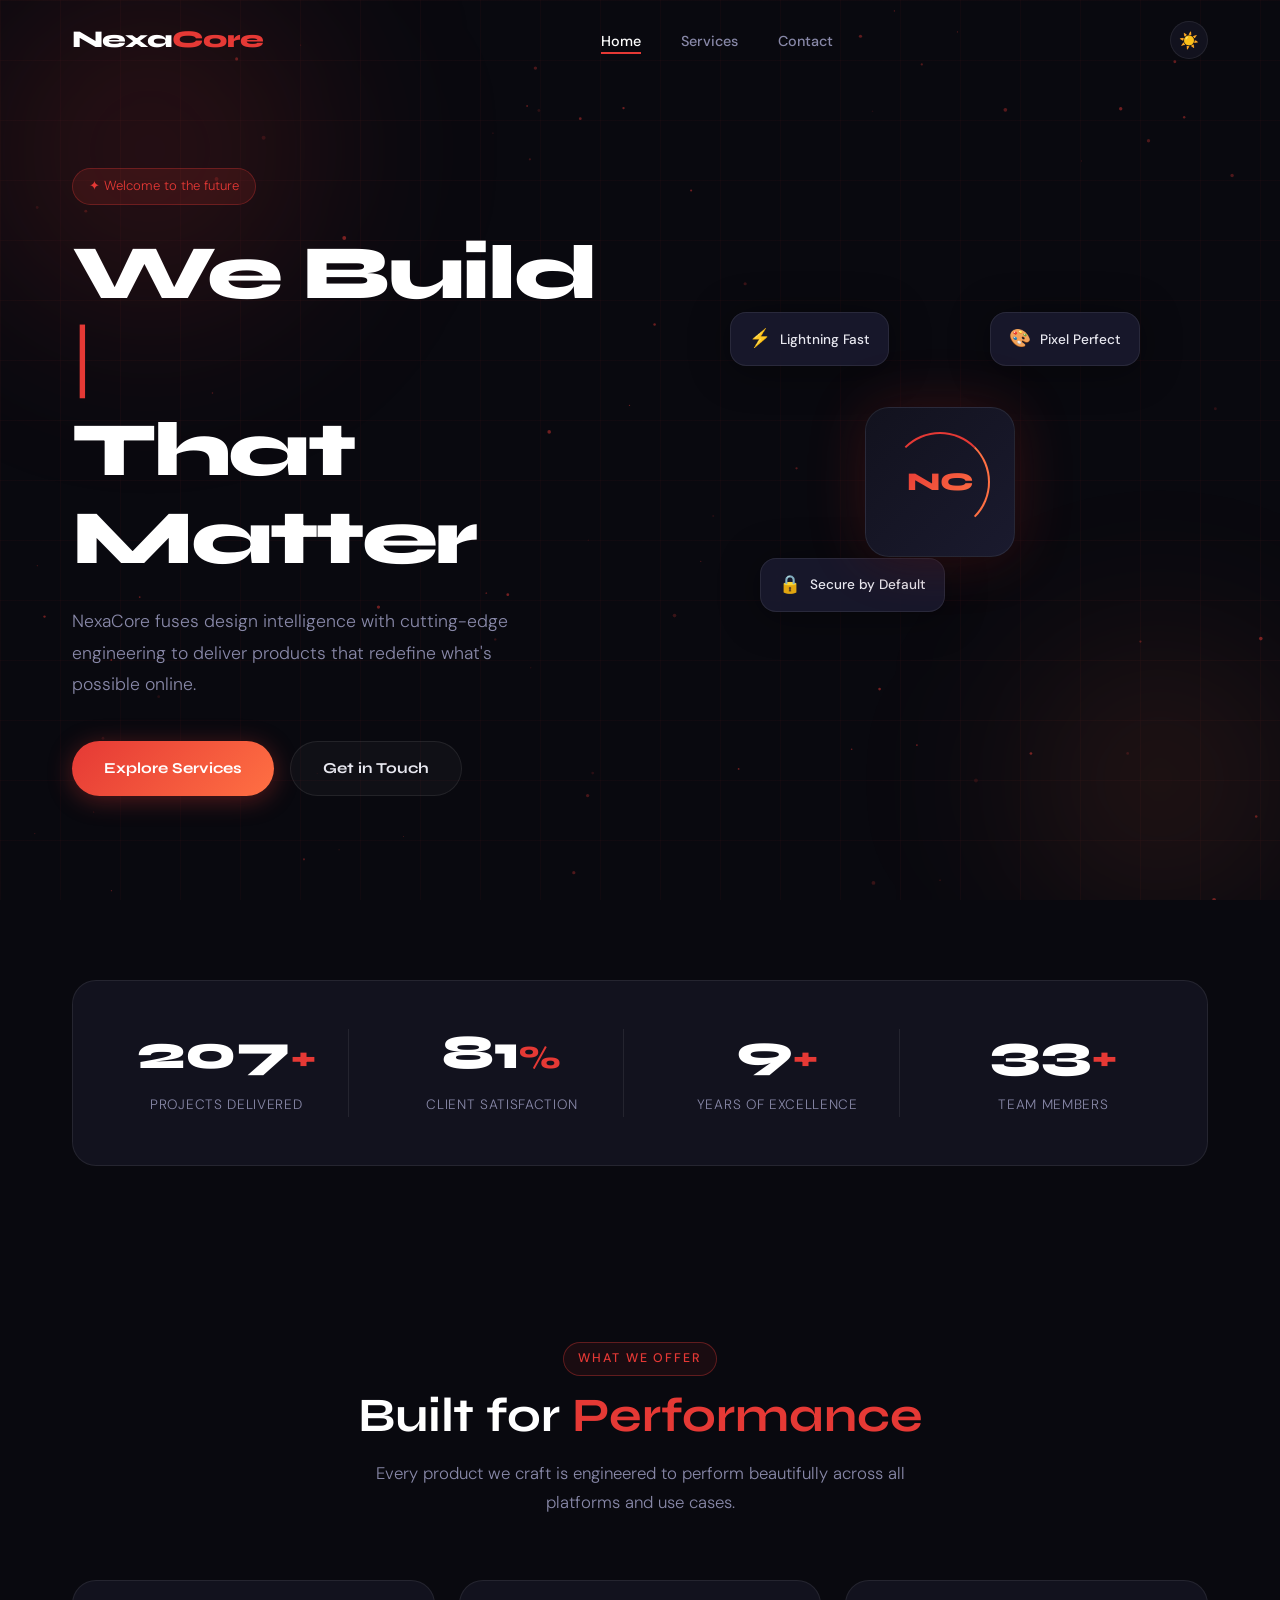
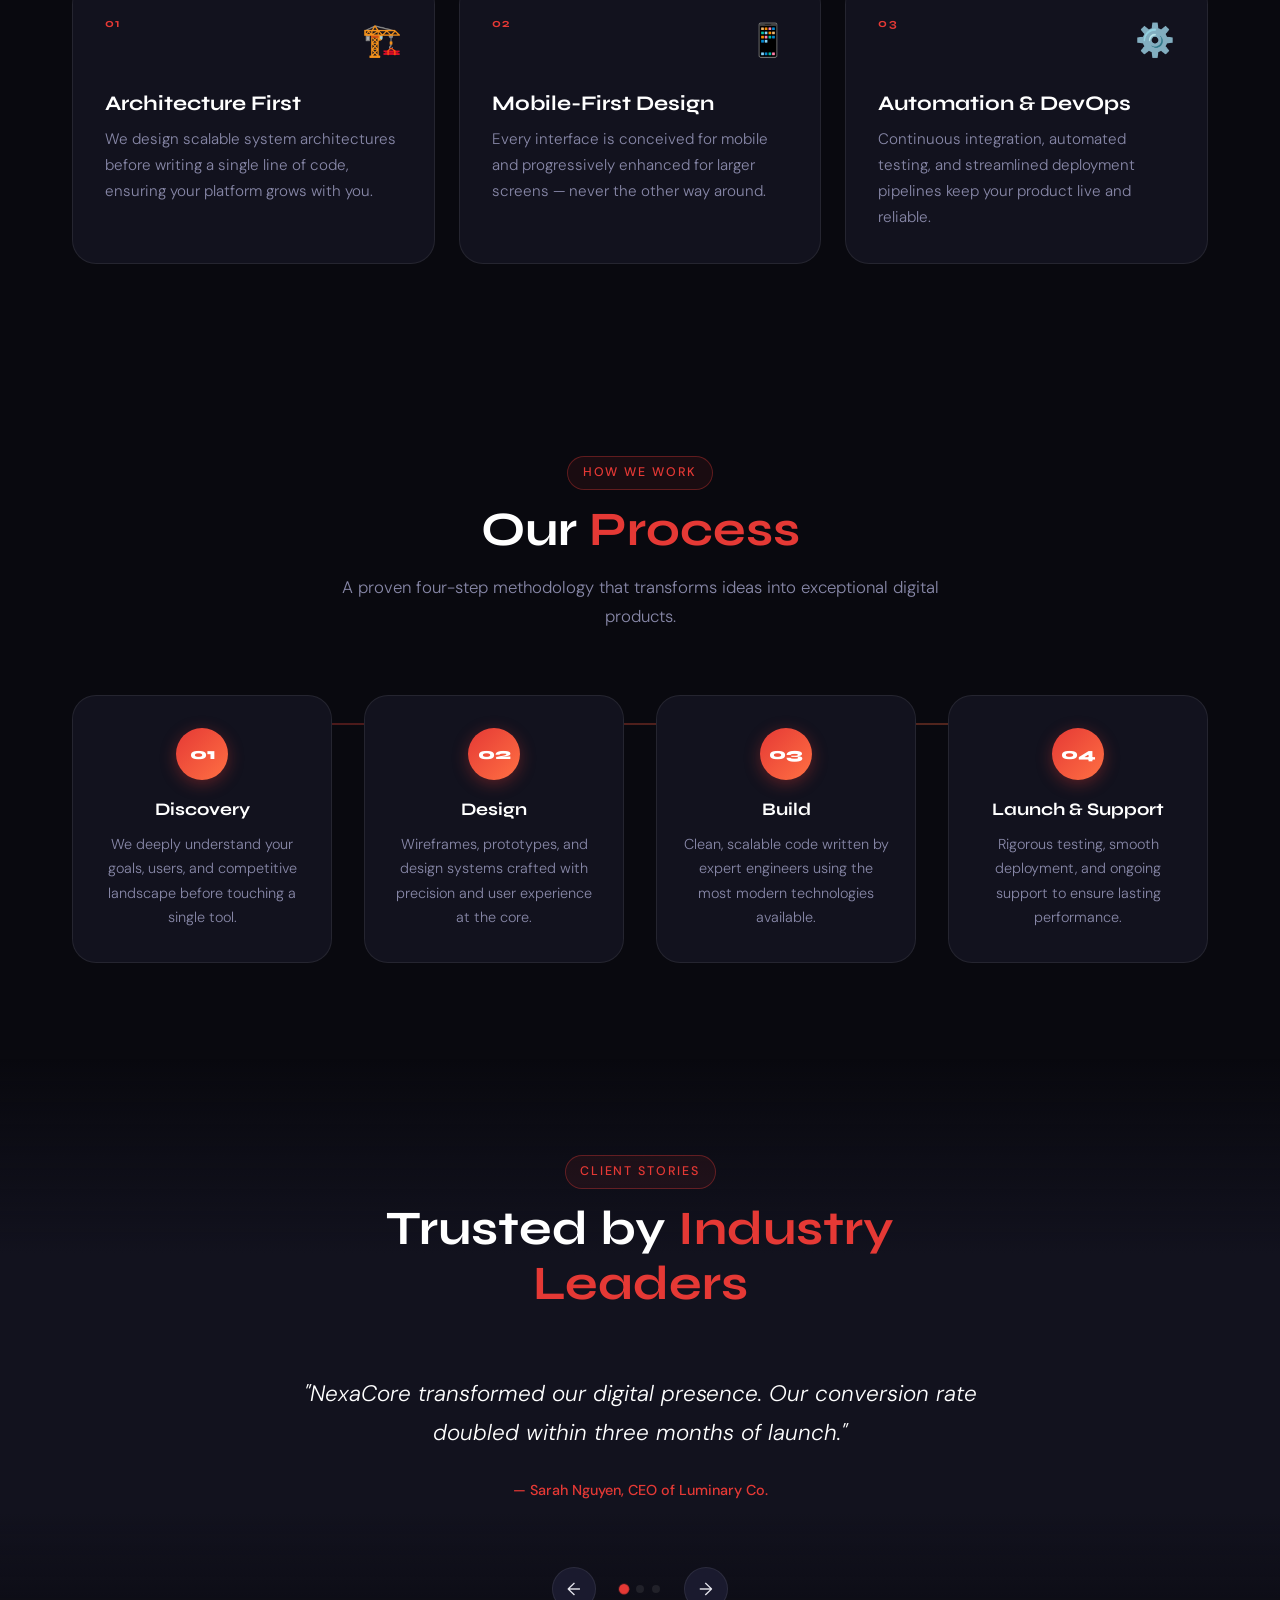
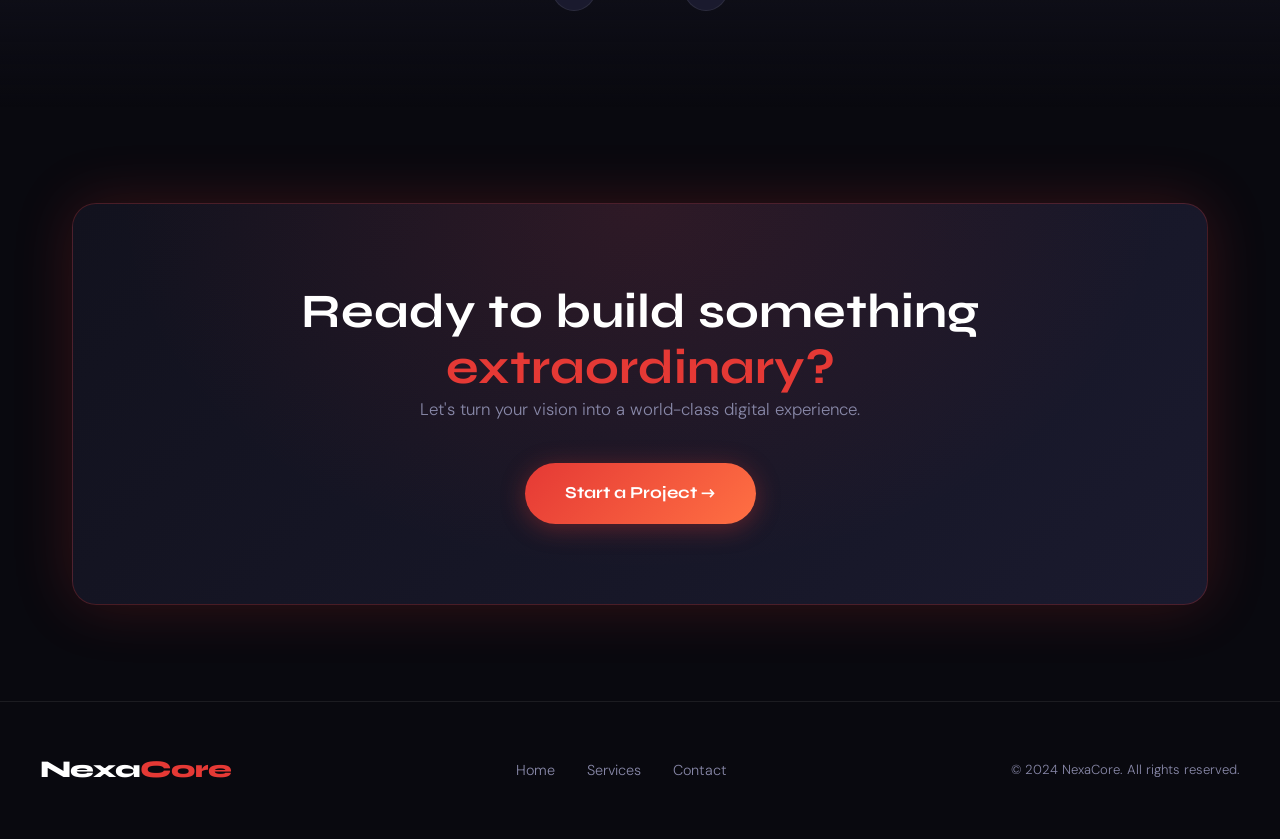
<file: website_TEC302_Assessment2_4/website/index.html>
<!DOCTYPE html>
<html lang="en" data-theme="dark">
<head>
  <meta charset="UTF-8" />
  <meta name="viewport" content="width=device-width, initial-scale=1.0" />
  <title>NexaCore — Shaping the Future</title>
  <link rel="stylesheet" href="css/style.css" />
  <link rel="preconnect" href="https://fonts.googleapis.com" />
  <link href="https://fonts.googleapis.com/css2?family=Syne:wght@400;700;800&family=DM+Sans:ital,wght@0,300;0,400;0,500;1,300&display=swap" rel="stylesheet" />
</head>
<body>

  <!-- PAGE LOADER -->
  <div id="pageLoader" class="page-loader">
    <div class="loader-inner">
      <div class="loader-logo">Nexa<span>Core</span></div>
      <div class="loader-bar"><div class="loader-fill" id="loaderFill"></div></div>
      <p class="loader-text" id="loaderText">Initialising...</p>
    </div>
  </div>

  <!-- SCROLL PROGRESS BAR -->
  <div class="scroll-progress" id="scrollProgress"></div>

  <!-- PARTICLE CANVAS -->
  <canvas id="particleCanvas" class="particle-canvas"></canvas>

  <!-- NAVIGATION -->
  <nav class="navbar" id="navbar">
    <div class="nav-inner">
      <a href="index.html" class="logo">Nexa<span>Core</span></a>
      <button class="hamburger" id="hamburger" aria-label="Toggle menu">
        <span></span><span></span><span></span>
      </button>
      <ul class="nav-links" id="navLinks">
        <li><a href="index.html" class="active">Home</a></li>
        <li><a href="pages/services.html">Services</a></li>
        <li><a href="pages/contact.html">Contact</a></li>
      </ul>
      <button class="theme-toggle" id="themeToggle" aria-label="Toggle theme">
        <span id="themeIcon">☀️</span>
      </button>
    </div>
  </nav>

  <!-- HERO -->
  <section class="hero">
    <div class="hero-bg">
      <div class="orb orb-1"></div>
      <div class="orb orb-2"></div>
      <div class="grid-overlay"></div>
    </div>
    <div class="hero-content">
      <div class="badge animate-fade-up" style="animation-delay:0.1s">✦ Welcome to the future</div>
      <h1 class="hero-title animate-fade-up" style="animation-delay:0.2s">
        We Build<br />
        <span class="highlight" id="typingText"></span><span class="typing-cursor">|</span><br />
        That Matter
      </h1>
      <p class="hero-sub animate-fade-up" style="animation-delay:0.35s">
        NexaCore fuses design intelligence with cutting-edge engineering to deliver products that redefine what's possible online.
      </p>
      <div class="hero-cta animate-fade-up" style="animation-delay:0.5s">
        <a href="pages/services.html" class="btn btn-primary">Explore Services</a>
        <a href="pages/contact.html" class="btn btn-ghost">Get in Touch</a>
      </div>
    </div>
    <div class="hero-visual animate-fade-up" style="animation-delay:0.4s">
      <div class="card-stack">
        <div class="float-card fc-1"><span class="fc-icon">⚡</span><p>Lightning Fast</p></div>
        <div class="float-card fc-2"><span class="fc-icon">🎨</span><p>Pixel Perfect</p></div>
        <div class="float-card fc-3"><span class="fc-icon">🔒</span><p>Secure by Default</p></div>
        <div class="center-card">
          <div class="cc-inner">
            <div class="cc-ring"></div>
            <span class="cc-text">NC</span>
          </div>
        </div>
      </div>
    </div>
  </section>

  <!-- STATS -->
  <section class="stats-section">
    <div class="stats-grid">
      <div class="stat-item" data-target="250"><span class="stat-num" id="stat-0">0</span><span class="stat-plus">+</span><p>Projects Delivered</p></div>
      <div class="stat-item" data-target="98"><span class="stat-num" id="stat-1">0</span><span class="stat-plus">%</span><p>Client Satisfaction</p></div>
      <div class="stat-item" data-target="12"><span class="stat-num" id="stat-2">0</span><span class="stat-plus">+</span><p>Years of Excellence</p></div>
      <div class="stat-item" data-target="40"><span class="stat-num" id="stat-3">0</span><span class="stat-plus">+</span><p>Team Members</p></div>
    </div>
  </section>

  <!-- FEATURES -->
  <section class="features-section">
    <div class="section-header">
      <span class="eyebrow">What We Offer</span>
      <h2>Built for <em>Performance</em></h2>
      <p>Every product we craft is engineered to perform beautifully across all platforms and use cases.</p>
    </div>
    <div class="features-grid">
      <div class="feature-card reveal-item" data-tilt>
        <div class="fc-top"><div class="fc-num">01</div><div class="fc-icon-lg">🏗️</div></div>
        <h3>Architecture First</h3>
        <p>We design scalable system architectures before writing a single line of code, ensuring your platform grows with you.</p>
      </div>
      <div class="feature-card reveal-item" data-tilt>
        <div class="fc-top"><div class="fc-num">02</div><div class="fc-icon-lg">📱</div></div>
        <h3>Mobile-First Design</h3>
        <p>Every interface is conceived for mobile and progressively enhanced for larger screens — never the other way around.</p>
      </div>
      <div class="feature-card reveal-item" data-tilt>
        <div class="fc-top"><div class="fc-num">03</div><div class="fc-icon-lg">⚙️</div></div>
        <h3>Automation & DevOps</h3>
        <p>Continuous integration, automated testing, and streamlined deployment pipelines keep your product live and reliable.</p>
      </div>
    </div>
  </section>

  <!-- PROCESS -->
  <section class="process-section">
    <div class="section-header">
      <span class="eyebrow">How We Work</span>
      <h2>Our <em>Process</em></h2>
      <p>A proven four-step methodology that transforms ideas into exceptional digital products.</p>
    </div>
    <div class="process-steps">
      <div class="process-step reveal-item">
        <div class="step-num">01</div>
        <h3>Discovery</h3>
        <p>We deeply understand your goals, users, and competitive landscape before touching a single tool.</p>
      </div>
      <div class="process-step reveal-item">
        <div class="step-num">02</div>
        <h3>Design</h3>
        <p>Wireframes, prototypes, and design systems crafted with precision and user experience at the core.</p>
      </div>
      <div class="process-step reveal-item">
        <div class="step-num">03</div>
        <h3>Build</h3>
        <p>Clean, scalable code written by expert engineers using the most modern technologies available.</p>
      </div>
      <div class="process-step reveal-item">
        <div class="step-num">04</div>
        <h3>Launch & Support</h3>
        <p>Rigorous testing, smooth deployment, and ongoing support to ensure lasting performance.</p>
      </div>
    </div>
  </section>

  <!-- TESTIMONIALS -->
  <section class="testimonials-section">
    <div class="section-header">
      <span class="eyebrow">Client Stories</span>
      <h2>Trusted by <em>Industry Leaders</em></h2>
    </div>
    <div class="slider-wrapper">
      <div class="slider" id="slider">
        <div class="slide active">
          <blockquote>"NexaCore transformed our digital presence. Our conversion rate doubled within three months of launch."</blockquote>
          <cite>— Sarah Nguyen, CEO of Luminary Co.</cite>
        </div>
        <div class="slide">
          <blockquote>"The team's attention to detail is unmatched. Every pixel, every animation felt intentional and polished."</blockquote>
          <cite>— Marcus Adler, CTO of Foundry Labs</cite>
        </div>
        <div class="slide">
          <blockquote>"Responsive, reliable, and genuinely innovative. NexaCore is the partner we always needed."</blockquote>
          <cite>— Priya Mehta, Product Director at Elevate SaaS</cite>
        </div>
      </div>
      <div class="slider-controls">
        <button class="slider-btn" id="prevBtn" aria-label="Previous slide">&#8592;</button>
        <div class="slider-dots" id="sliderDots"></div>
        <button class="slider-btn" id="nextBtn" aria-label="Next slide">&#8594;</button>
      </div>
    </div>
  </section>

  <!-- CTA -->
  <section class="cta-section">
    <div class="cta-inner">
      <h2>Ready to build something <em>extraordinary?</em></h2>
      <p>Let's turn your vision into a world-class digital experience.</p>
      <a href="pages/contact.html" class="btn btn-primary btn-lg">Start a Project →</a>
    </div>
  </section>

  <!-- FOOTER -->
  <footer class="footer">
    <div class="footer-inner">
      <a href="index.html" class="logo">Nexa<span>Core</span></a>
      <nav class="footer-nav">
        <a href="index.html">Home</a>
        <a href="pages/services.html">Services</a>
        <a href="pages/contact.html">Contact</a>
      </nav>
      <p class="footer-copy">&copy; 2024 NexaCore. All rights reserved.</p>
    </div>
  </footer>

  <script src="js/main.js"></script>
</body>
</html>
</file>
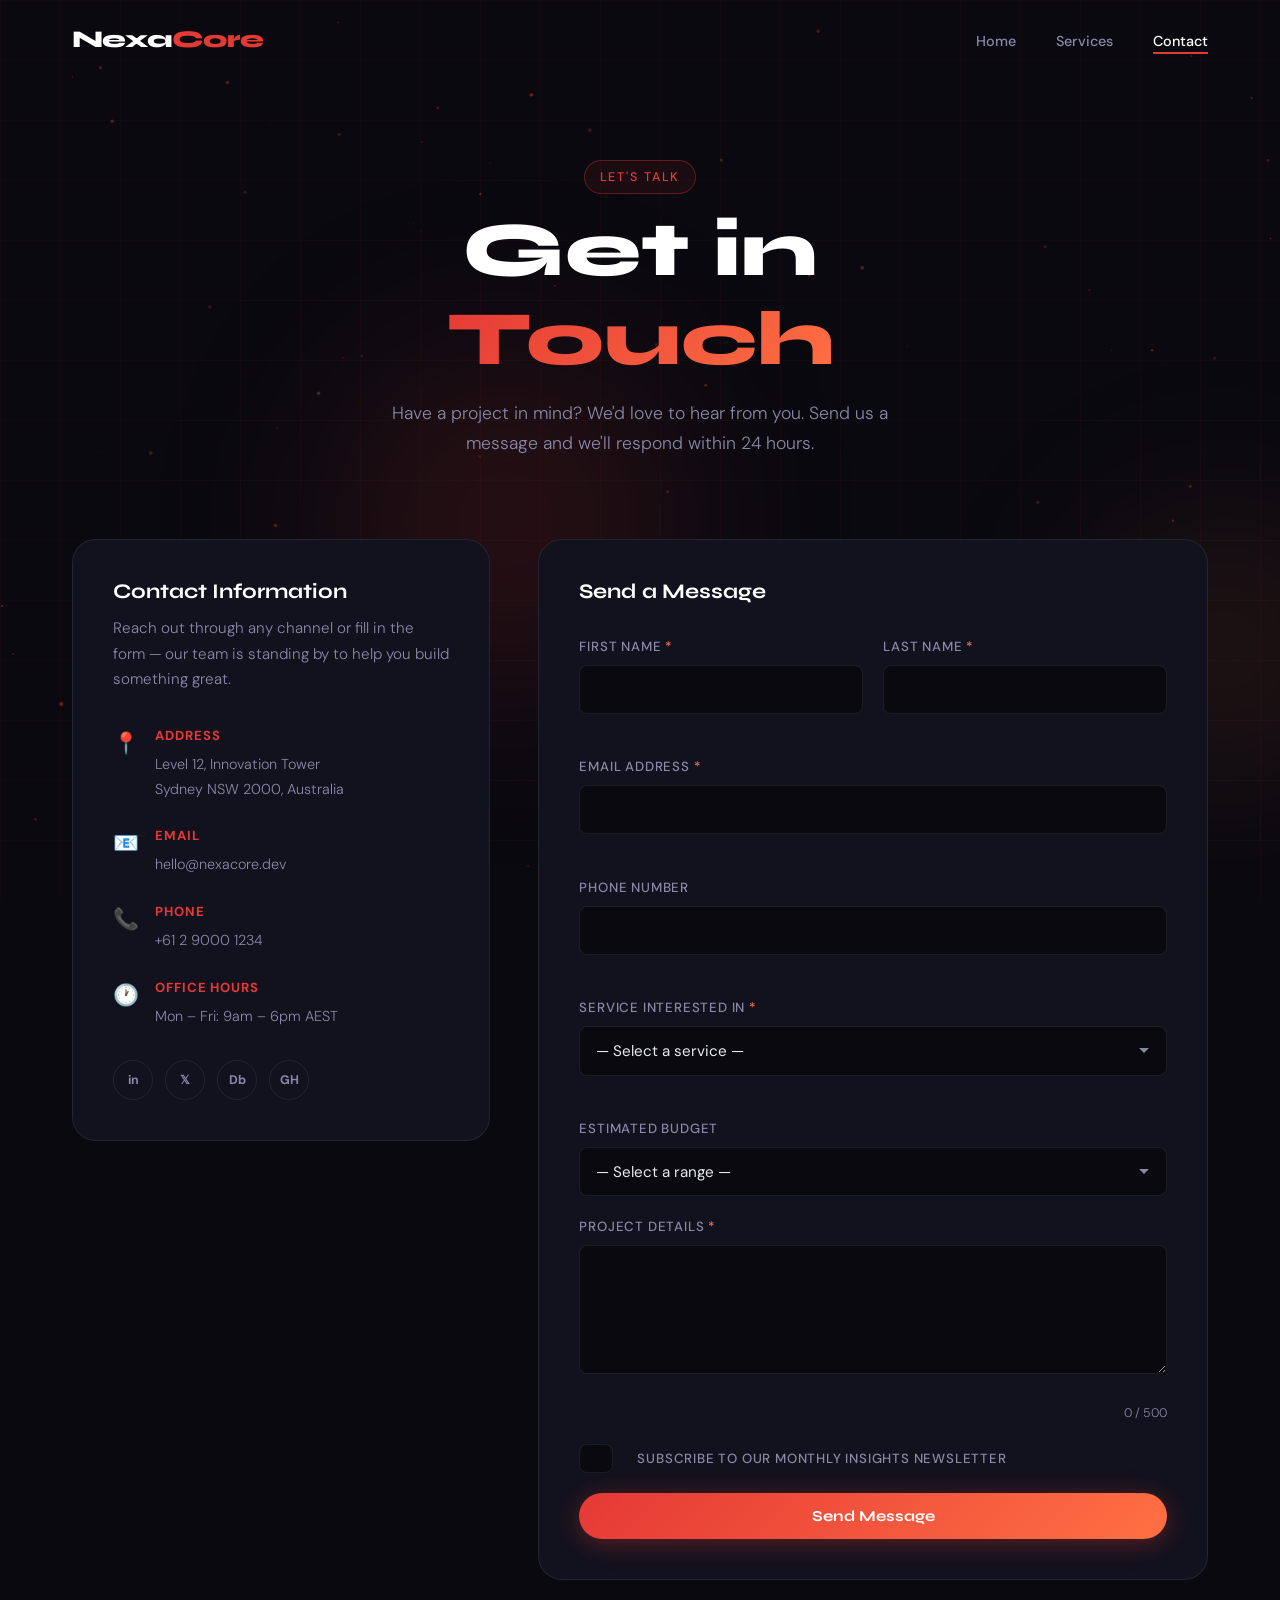
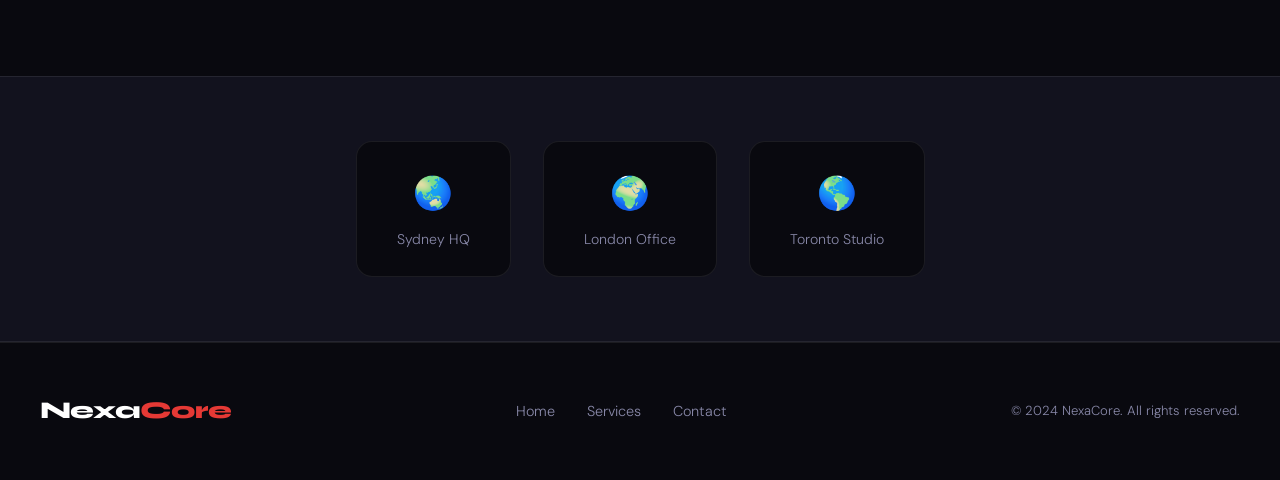
<file: website_TEC302_Assessment2_4/website/pages/contact.html>
<!DOCTYPE html>
<html lang="en" data-theme="dark">
<head>
  <meta charset="UTF-8" />
  <meta name="viewport" content="width=device-width, initial-scale=1.0" />
  <title>Contact — NexaCore</title>
  <link rel="stylesheet" href="../css/style.css" />
  <link rel="preconnect" href="https://fonts.googleapis.com" />
  <link href="https://fonts.googleapis.com/css2?family=Syne:wght@400;700;800&family=DM+Sans:ital,wght@0,300;0,400;0,500;1,300&display=swap" rel="stylesheet" />
</head>
<body>

  <!-- SCROLL PROGRESS BAR -->
  <div class="scroll-progress" id="scrollProgress"></div>

  <!-- PARTICLE CANVAS -->
  <canvas id="particleCanvas" class="particle-canvas"></canvas>

  <nav class="navbar" id="navbar">
    <div class="nav-inner">
      <a href="../index.html" class="logo">Nexa<span>Core</span></a>
      <button class="hamburger" id="hamburger" aria-label="Toggle menu">
        <span></span><span></span><span></span>
      </button>
      <ul class="nav-links" id="navLinks">
        <li><a href="../index.html">Home</a></li>
        <li><a href="services.html">Services</a></li>
        <li><a href="contact.html" class="active">Contact</a></li>
      </ul>
    </div>
  </nav>

  <!-- Page Hero -->
  <section class="page-hero">
    <div class="hero-bg">
      <div class="orb orb-1" style="left:20%;top:30%"></div>
      <div class="orb orb-2" style="left:80%;top:50%"></div>
      <div class="grid-overlay"></div>
    </div>
    <div class="page-hero-content animate-fade-up">
      <span class="eyebrow">Let's Talk</span>
      <h1>Get in <span class="highlight">Touch</span></h1>
      <p>Have a project in mind? We'd love to hear from you. Send us a message and we'll respond within 24 hours.</p>
    </div>
  </section>

  <!-- Contact Layout -->
  <section class="contact-section">
    <div class="contact-grid">

      <!-- Info Panel -->
      <div class="contact-info">
        <h3>Contact Information</h3>
        <p>Reach out through any channel or fill in the form — our team is standing by to help you build something great.</p>

        <div class="contact-detail">
          <span class="cd-icon">📍</span>
          <div>
            <strong>Address</strong>
            <p>Level 12, Innovation Tower<br />Sydney NSW 2000, Australia</p>
          </div>
        </div>
        <div class="contact-detail">
          <span class="cd-icon">📧</span>
          <div>
            <strong>Email</strong>
            <p>hello@nexacore.dev</p>
          </div>
        </div>
        <div class="contact-detail">
          <span class="cd-icon">📞</span>
          <div>
            <strong>Phone</strong>
            <p>+61 2 9000 1234</p>
          </div>
        </div>
        <div class="contact-detail">
          <span class="cd-icon">🕐</span>
          <div>
            <strong>Office Hours</strong>
            <p>Mon – Fri: 9am – 6pm AEST</p>
          </div>
        </div>

        <div class="social-row">
          <a href="#" class="social-pill" aria-label="LinkedIn">in</a>
          <a href="#" class="social-pill" aria-label="Twitter">𝕏</a>
          <a href="#" class="social-pill" aria-label="Dribbble">Db</a>
          <a href="#" class="social-pill" aria-label="GitHub">GH</a>
        </div>
      </div>

      <!-- Contact Form -->
      <div class="contact-form-wrap">
        <div id="formSuccess" class="form-success" style="display:none">
          <span class="success-icon">✅</span>
          <h3>Message Sent!</h3>
          <p>Thanks for reaching out. We'll get back to you within 24 hours.</p>
          <button class="btn btn-ghost" id="resetForm">Send Another</button>
        </div>

        <div id="contactFormBlock">
          <h3>Send a Message</h3>
          <div class="contact-form" id="contactForm" novalidate>
            <div class="form-row">
              <div class="form-group">
                <label for="firstName">First Name <span class="req">*</span></label>
                <input type="text" id="firstName" name="firstName" placeholder="" autocomplete="given-name" />
                <span class="field-error" id="firstName-err"></span>
              </div>
              <div class="form-group">
                <label for="lastName">Last Name <span class="req">*</span></label>
                <input type="text" id="lastName" name="lastName" placeholder="" autocomplete="family-name" />
                <span class="field-error" id="lastName-err"></span>
              </div>
            </div>

            <div class="form-group">
              <label for="email">Email Address <span class="req">*</span></label>
              <input type="email" id="email" name="email" placeholder="" autocomplete="email" />
              <span class="field-error" id="email-err"></span>
            </div>

            <div class="form-group">
              <label for="phone">Phone Number</label>
              <input type="tel" id="phone" name="phone" placeholder="" autocomplete="tel" />
              <span class="field-error" id="phone-err"></span>
            </div>

            <div class="form-group">
              <label for="service">Service Interested In <span class="req">*</span></label>
              <select id="service" name="service">
                <option value="">— Select a service —</option>
                <option value="ui-ux">UI/UX Design</option>
                <option value="fullstack">Full-Stack Development</option>
                <option value="mobile">Mobile App Development</option>
                <option value="brand">Brand Identity</option>
                <option value="seo">SEO & Performance</option>
                <option value="strategy">Digital Strategy</option>
                <option value="other">Other / Not Sure</option>
              </select>
              <span class="field-error" id="service-err"></span>
            </div>

            <div class="form-group">
              <label for="budget">Estimated Budget</label>
              <select id="budget" name="budget">
                <option value="">— Select a range —</option>
                <option value="lt5k">Under $5,000</option>
                <option value="5-15k">$5,000 – $15,000</option>
                <option value="15-50k">$15,000 – $50,000</option>
                <option value="50kplus">$50,000+</option>
              </select>
            </div>

            <div class="form-group">
              <label for="message">Project Details <span class="req">*</span></label>
              <textarea id="message" name="message" rows="5" placeholder=""></textarea>
              <span class="field-error" id="message-err"></span>
              <span class="char-count" id="charCount">0 / 500</span>
            </div>

            <div class="form-group checkbox-group">
              <label class="checkbox-label">
                <input type="checkbox" id="newsletter" name="newsletter" />
                <span class="checkmark"></span>
                Subscribe to our monthly insights newsletter
              </label>
            </div>

            <button type="button" class="btn btn-primary btn-full" id="submitBtn">
              <span id="submitText">Send Message</span>
              <span id="submitLoader" style="display:none">Sending…</span>
            </button>
          </div>
        </div>
      </div>

    </div>
  </section>

  <!-- Map-style visual strip -->
  <section class="map-strip">
    <div class="map-inner">
      <div class="map-card">
        <span>🌏</span>
        <p>Sydney HQ</p>
      </div>
      <div class="map-card">
        <span>🌍</span>
        <p>London Office</p>
      </div>
      <div class="map-card">
        <span>🌎</span>
        <p>Toronto Studio</p>
      </div>
    </div>
  </section>

  <!-- Footer -->
  <footer class="footer">
    <div class="footer-inner">
      <a href="../index.html" class="logo">Nexa<span>Core</span></a>
      <nav class="footer-nav">
        <a href="../index.html">Home</a>
        <a href="services.html">Services</a>
        <a href="contact.html">Contact</a>
      </nav>
      <p class="footer-copy">&copy; 2024 NexaCore. All rights reserved.</p>
    </div>
  </footer>

  <script src="../js/main.js"></script>
</body>
</html>
</file>
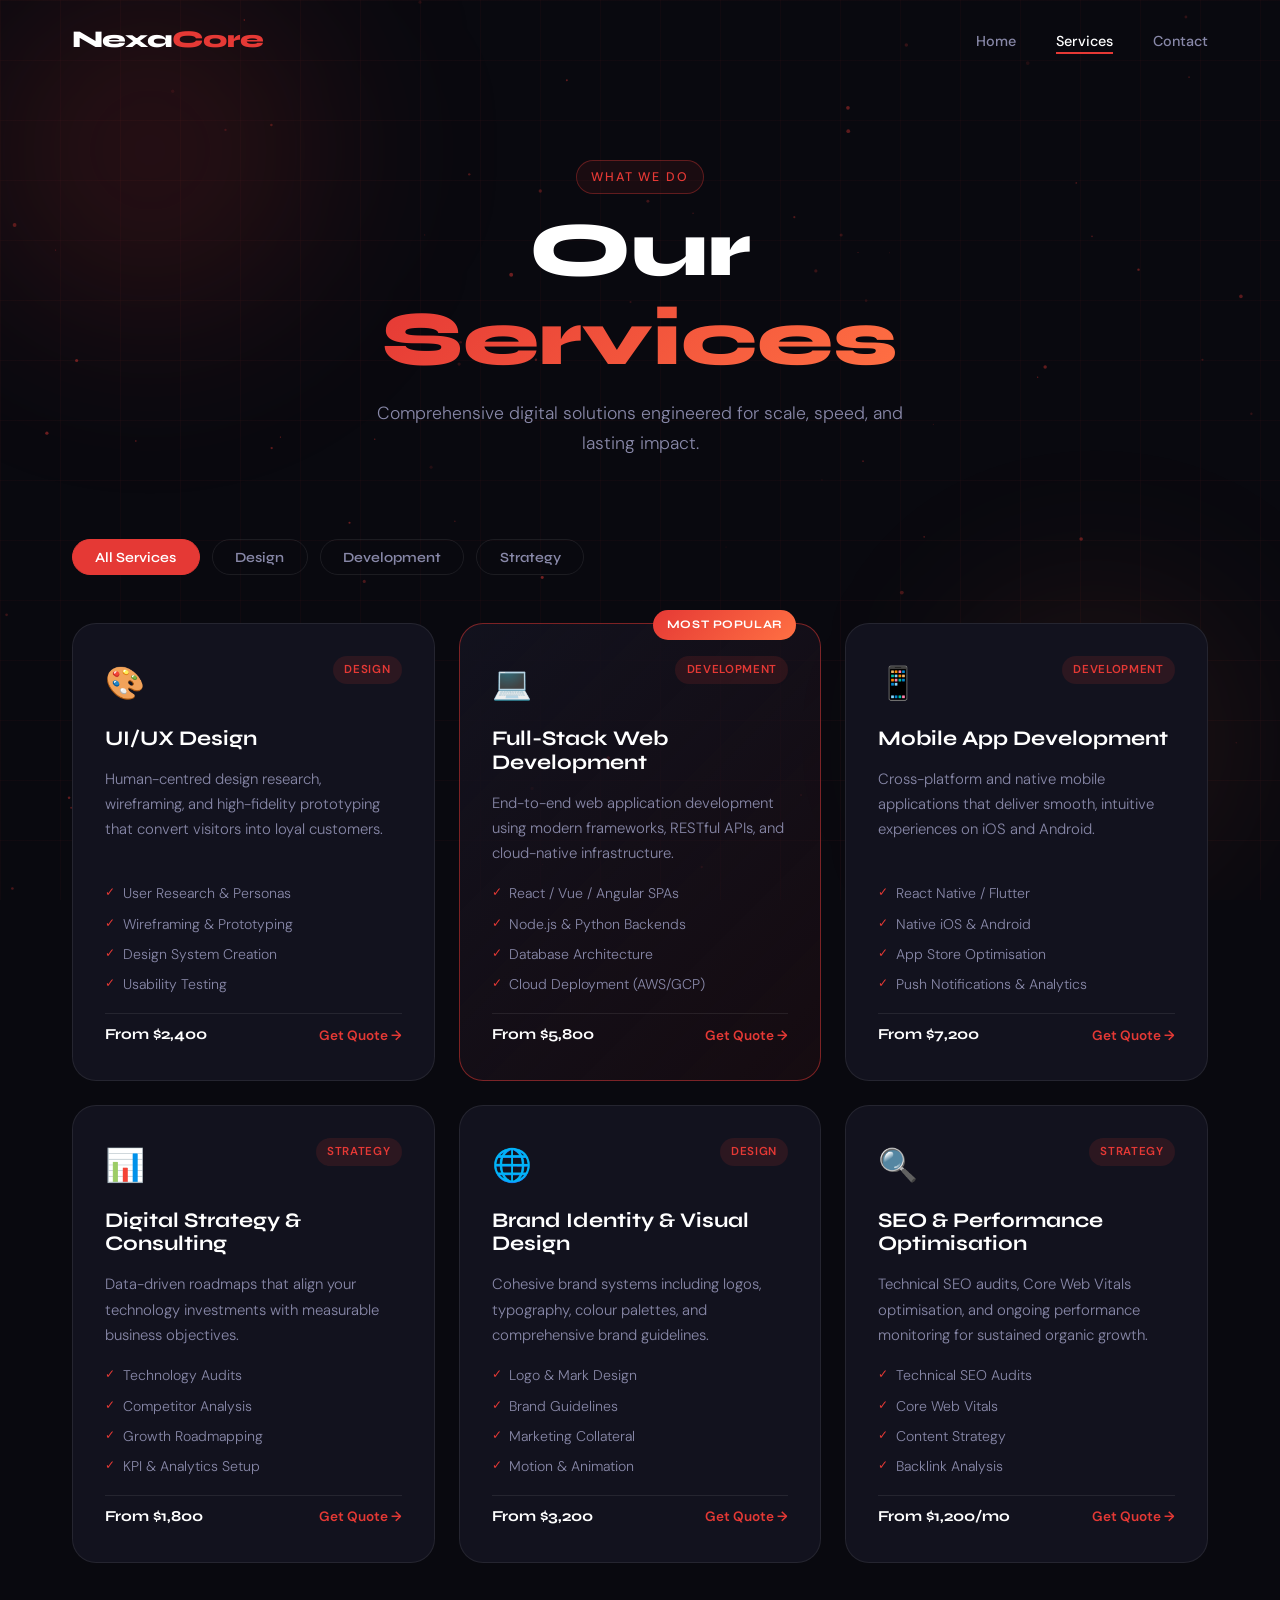
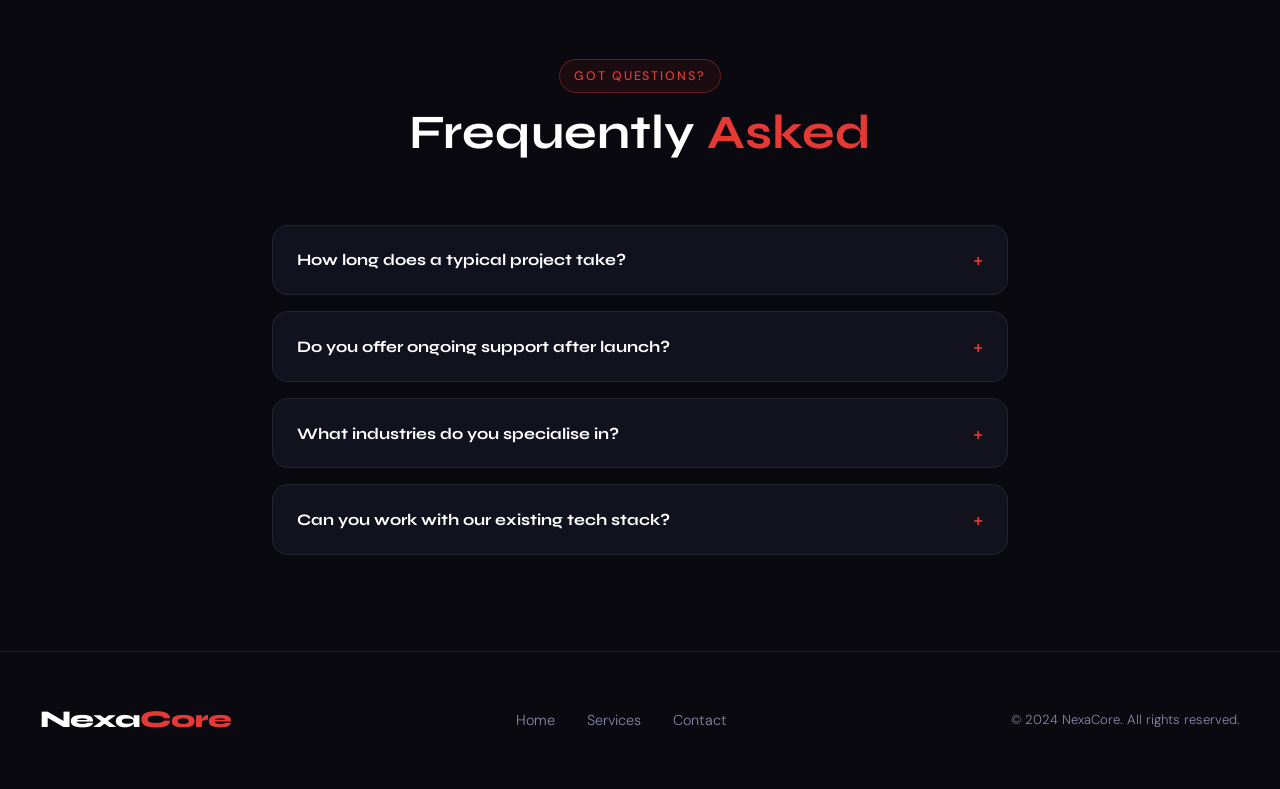
<file: website_TEC302_Assessment2_4/website/pages/services.html>
<!DOCTYPE html>
<html lang="en" data-theme="dark">
<head>
  <meta charset="UTF-8" />
  <meta name="viewport" content="width=device-width, initial-scale=1.0" />
  <title>Services — NexaCore</title>
  <link rel="stylesheet" href="../css/style.css" />
  <link rel="preconnect" href="https://fonts.googleapis.com" />
  <link href="https://fonts.googleapis.com/css2?family=Syne:wght@400;700;800&family=DM+Sans:ital,wght@0,300;0,400;0,500;1,300&display=swap" rel="stylesheet" />
</head>
<body>

  <!-- SCROLL PROGRESS BAR -->
  <div class="scroll-progress" id="scrollProgress"></div>

  <!-- PARTICLE CANVAS -->
  <canvas id="particleCanvas" class="particle-canvas"></canvas>

  <nav class="navbar" id="navbar">
    <div class="nav-inner">
      <a href="../index.html" class="logo">Nexa<span>Core</span></a>
      <button class="hamburger" id="hamburger" aria-label="Toggle menu">
        <span></span><span></span><span></span>
      </button>
      <ul class="nav-links" id="navLinks">
        <li><a href="../index.html">Home</a></li>
        <li><a href="services.html" class="active">Services</a></li>
        <li><a href="contact.html">Contact</a></li>
      </ul>
    </div>
  </nav>

  <!-- Page Hero -->
  <section class="page-hero">
    <div class="hero-bg">
      <div class="orb orb-1"></div>
      <div class="orb orb-2" style="left:70%;top:60%"></div>
      <div class="grid-overlay"></div>
    </div>
    <div class="page-hero-content animate-fade-up">
      <span class="eyebrow">What We Do</span>
      <h1>Our <span class="highlight">Services</span></h1>
      <p>Comprehensive digital solutions engineered for scale, speed, and lasting impact.</p>
    </div>
  </section>

  <!-- Filter Tabs -->
  <section class="filter-section">
    <div class="filter-tabs" id="filterTabs">
      <button class="filter-btn active" data-filter="all">All Services</button>
      <button class="filter-btn" data-filter="design">Design</button>
      <button class="filter-btn" data-filter="development">Development</button>
      <button class="filter-btn" data-filter="strategy">Strategy</button>
    </div>
  </section>

  <!-- Services Grid -->
  <section class="services-grid-section">
    <div class="services-grid" id="servicesGrid">

      <div class="service-card" data-category="design">
        <div class="sc-header">
          <span class="sc-icon">🎨</span>
          <span class="sc-tag">Design</span>
        </div>
        <h3>UI/UX Design</h3>
        <p>Human-centred design research, wireframing, and high-fidelity prototyping that convert visitors into loyal customers.</p>
        <ul class="sc-list">
          <li>User Research & Personas</li>
          <li>Wireframing & Prototyping</li>
          <li>Design System Creation</li>
          <li>Usability Testing</li>
        </ul>
        <div class="sc-footer">
          <span class="sc-price">From $2,400</span>
          <a href="contact.html" class="sc-link">Get Quote →</a>
        </div>
      </div>

      <div class="service-card featured" data-category="development">
        <div class="featured-badge">Most Popular</div>
        <div class="sc-header">
          <span class="sc-icon">💻</span>
          <span class="sc-tag">Development</span>
        </div>
        <h3>Full-Stack Web Development</h3>
        <p>End-to-end web application development using modern frameworks, RESTful APIs, and cloud-native infrastructure.</p>
        <ul class="sc-list">
          <li>React / Vue / Angular SPAs</li>
          <li>Node.js & Python Backends</li>
          <li>Database Architecture</li>
          <li>Cloud Deployment (AWS/GCP)</li>
        </ul>
        <div class="sc-footer">
          <span class="sc-price">From $5,800</span>
          <a href="contact.html" class="sc-link">Get Quote →</a>
        </div>
      </div>

      <div class="service-card" data-category="development">
        <div class="sc-header">
          <span class="sc-icon">📱</span>
          <span class="sc-tag">Development</span>
        </div>
        <h3>Mobile App Development</h3>
        <p>Cross-platform and native mobile applications that deliver smooth, intuitive experiences on iOS and Android.</p>
        <ul class="sc-list">
          <li>React Native / Flutter</li>
          <li>Native iOS & Android</li>
          <li>App Store Optimisation</li>
          <li>Push Notifications & Analytics</li>
        </ul>
        <div class="sc-footer">
          <span class="sc-price">From $7,200</span>
          <a href="contact.html" class="sc-link">Get Quote →</a>
        </div>
      </div>

      <div class="service-card" data-category="strategy">
        <div class="sc-header">
          <span class="sc-icon">📊</span>
          <span class="sc-tag">Strategy</span>
        </div>
        <h3>Digital Strategy & Consulting</h3>
        <p>Data-driven roadmaps that align your technology investments with measurable business objectives.</p>
        <ul class="sc-list">
          <li>Technology Audits</li>
          <li>Competitor Analysis</li>
          <li>Growth Roadmapping</li>
          <li>KPI & Analytics Setup</li>
        </ul>
        <div class="sc-footer">
          <span class="sc-price">From $1,800</span>
          <a href="contact.html" class="sc-link">Get Quote →</a>
        </div>
      </div>

      <div class="service-card" data-category="design">
        <div class="sc-header">
          <span class="sc-icon">🌐</span>
          <span class="sc-tag">Design</span>
        </div>
        <h3>Brand Identity & Visual Design</h3>
        <p>Cohesive brand systems including logos, typography, colour palettes, and comprehensive brand guidelines.</p>
        <ul class="sc-list">
          <li>Logo & Mark Design</li>
          <li>Brand Guidelines</li>
          <li>Marketing Collateral</li>
          <li>Motion & Animation</li>
        </ul>
        <div class="sc-footer">
          <span class="sc-price">From $3,200</span>
          <a href="contact.html" class="sc-link">Get Quote →</a>
        </div>
      </div>

      <div class="service-card" data-category="strategy">
        <div class="sc-header">
          <span class="sc-icon">🔍</span>
          <span class="sc-tag">Strategy</span>
        </div>
        <h3>SEO & Performance Optimisation</h3>
        <p>Technical SEO audits, Core Web Vitals optimisation, and ongoing performance monitoring for sustained organic growth.</p>
        <ul class="sc-list">
          <li>Technical SEO Audits</li>
          <li>Core Web Vitals</li>
          <li>Content Strategy</li>
          <li>Backlink Analysis</li>
        </ul>
        <div class="sc-footer">
          <span class="sc-price">From $1,200/mo</span>
          <a href="contact.html" class="sc-link">Get Quote →</a>
        </div>
      </div>

    </div>
  </section>

  <!-- Accordion FAQ -->
  <section class="faq-section">
    <div class="section-header">
      <span class="eyebrow">Got Questions?</span>
      <h2>Frequently <em>Asked</em></h2>
    </div>
    <div class="accordion" id="accordion">
      <div class="accordion-item">
        <button class="accordion-header">How long does a typical project take?<span class="acc-icon">+</span></button>
        <div class="accordion-body"><p>Project timelines vary by scope. A standard branding project takes 3–4 weeks, while a full-stack web application averages 8–16 weeks. We provide detailed timelines in every project proposal.</p></div>
      </div>
      <div class="accordion-item">
        <button class="accordion-header">Do you offer ongoing support after launch?<span class="acc-icon">+</span></button>
        <div class="accordion-body"><p>Yes. We offer flexible retainer packages for maintenance, updates, performance monitoring, and new feature development. All launched projects include a complimentary 30-day support period.</p></div>
      </div>
      <div class="accordion-item">
        <button class="accordion-header">What industries do you specialise in?<span class="acc-icon">+</span></button>
        <div class="accordion-body"><p>We have deep expertise in SaaS, fintech, healthcare, e-commerce, and education technology. Our process is industry-agnostic, though — we adapt our methodology to suit your specific sector requirements.</p></div>
      </div>
      <div class="accordion-item">
        <button class="accordion-header">Can you work with our existing tech stack?<span class="acc-icon">+</span></button>
        <div class="accordion-body"><p>Absolutely. We conduct a technology audit at the start of every engagement to understand your current stack and determine the most efficient path forward — whether that's integrating with existing systems or recommending modern alternatives.</p></div>
      </div>
    </div>
  </section>

  <!-- Footer -->
  <footer class="footer">
    <div class="footer-inner">
      <a href="../index.html" class="logo">Nexa<span>Core</span></a>
      <nav class="footer-nav">
        <a href="../index.html">Home</a>
        <a href="services.html">Services</a>
        <a href="contact.html">Contact</a>
      </nav>
      <p class="footer-copy">&copy; 2024 NexaCore. All rights reserved.</p>
    </div>
  </footer>

  <script src="../js/main.js"></script>
</body>
</html>
</file>
<file: website_TEC302_Assessment2_4/website/css/style.css>
/* =============================================
   NexaCore — Main Stylesheet
   TEC302 Assessment 2 — Website Development
   Features: Dark/Light mode, Animations,
   Responsive, Scroll effects, Loader
   ============================================= */

/* ── CSS Custom Properties (Dark Mode Default) ── */
:root {
  --clr-bg: #09090f;
  --clr-surface: #12121e;
  --clr-surface-2: #1a1a2e;
  --clr-border: rgba(255,255,255,0.08);
  --clr-accent: #e53935;
  --clr-accent-2: #ff7043;
  --clr-accent-glow: rgba(229,57,53,0.35);
  --clr-text: #e8e8f0;
  --clr-text-muted: #8888a8;
  --clr-white: #ffffff;
  --shadow-glow: 0 0 60px rgba(229,57,53,0.2);
  --shadow-card: 0 4px 40px rgba(0,0,0,0.4);
  --font-display: 'Syne', sans-serif;
  --font-body: 'DM Sans', sans-serif;
  --radius-sm: 8px;
  --radius-md: 16px;
  --radius-lg: 24px;
  --radius-pill: 999px;
  --transition: 0.3s cubic-bezier(0.4,0,0.2,1);
}

/* ── Light Mode ── */
[data-theme="light"] {
  --clr-bg: #f5f5f7;
  --clr-surface: #ffffff;
  --clr-surface-2: #ebebf0;
  --clr-border: rgba(0,0,0,0.1);
  --clr-text: #1a1a2e;
  --clr-text-muted: #555570;
  --clr-white: #1a1a2e;
  --shadow-card: 0 4px 40px rgba(0,0,0,0.1);
  --shadow-glow: 0 0 60px rgba(229,57,53,0.15);
}

/* ── Reset ── */
*, *::before, *::after { box-sizing: border-box; margin: 0; padding: 0; }
html { scroll-behavior: smooth; font-size: 16px; }
body {
  background: var(--clr-bg);
  color: var(--clr-text);
  font-family: var(--font-body);
  font-weight: 300;
  line-height: 1.7;
  overflow-x: hidden;
  -webkit-font-smoothing: antialiased;
  transition: background 0.4s ease, color 0.4s ease;
}
img { max-width: 100%; display: block; }
a { color: inherit; text-decoration: none; }
ul { list-style: none; }
button { cursor: pointer; border: none; background: none; font-family: inherit; }

/* ── Typography ── */
h1,h2,h3,h4 { font-family: var(--font-display); line-height: 1.15; color: var(--clr-white); }
h1 { font-size: clamp(2.4rem,6vw,5rem); font-weight: 800; }
h2 { font-size: clamp(1.8rem,4vw,3rem); font-weight: 700; }
h3 { font-size: 1.3rem; font-weight: 700; }
em { color: var(--clr-accent); font-style: normal; }

.highlight {
  background: linear-gradient(135deg, var(--clr-accent), var(--clr-accent-2));
  -webkit-background-clip: text;
  -webkit-text-fill-color: transparent;
  background-clip: text;
}

.eyebrow {
  display: inline-block;
  font-size: 0.78rem;
  font-weight: 500;
  letter-spacing: 0.15em;
  text-transform: uppercase;
  color: var(--clr-accent);
  margin-bottom: 0.75rem;
  padding: 0.35rem 0.9rem;
  border: 1px solid rgba(229,57,53,0.35);
  border-radius: var(--radius-pill);
  background: rgba(229,57,53,0.08);
}

/* ── Animations ── */
@keyframes fadeUp {
  from { opacity: 0; transform: translateY(28px); }
  to   { opacity: 1; transform: translateY(0); }
}
@keyframes pulse {
  0%,100% { transform: scale(1); opacity: 0.6; }
  50%      { transform: scale(1.1); opacity: 1; }
}
@keyframes floatA {
  0%,100% { transform: translateY(0px) rotate(0deg); }
  50%      { transform: translateY(-14px) rotate(3deg); }
}
@keyframes floatB {
  0%,100% { transform: translateY(0px) rotate(0deg); }
  50%      { transform: translateY(12px) rotate(-3deg); }
}
@keyframes spin {
  from { transform: rotate(0deg); }
  to   { transform: rotate(360deg); }
}
@keyframes blink {
  0%,100% { opacity: 1; }
  50%      { opacity: 0; }
}
@keyframes loaderGrow {
  from { width: 0%; }
  to   { width: 100%; }
}
@keyframes fadeOut {
  from { opacity: 1; }
  to   { opacity: 0; pointer-events: none; }
}

.animate-fade-up {
  opacity: 0;
  animation: fadeUp 0.7s ease forwards;
}

/* ── Page Loader ── */
.page-loader {
  position: fixed;
  inset: 0;
  z-index: 9999;
  background: var(--clr-bg);
  display: flex;
  align-items: center;
  justify-content: center;
  transition: opacity 0.5s ease;
}
.page-loader.hidden {
  opacity: 0;
  pointer-events: none;
}
.loader-inner { text-align: center; }
.loader-logo {
  font-family: var(--font-display);
  font-size: 2rem;
  font-weight: 800;
  color: var(--clr-white);
  margin-bottom: 1.5rem;
  letter-spacing: -0.03em;
}
.loader-logo span { color: var(--clr-accent); }
.loader-bar {
  width: 200px;
  height: 3px;
  background: var(--clr-border);
  border-radius: var(--radius-pill);
  margin: 0 auto 1rem;
  overflow: hidden;
}
.loader-fill {
  height: 100%;
  width: 0%;
  background: linear-gradient(90deg, var(--clr-accent), var(--clr-accent-2));
  border-radius: var(--radius-pill);
  transition: width 0.3s ease;
}
.loader-text {
  font-size: 0.82rem;
  color: var(--clr-text-muted);
  letter-spacing: 0.1em;
}

/* ── Scroll Progress ── */
.scroll-progress {
  position: fixed;
  top: 0; left: 0;
  height: 3px;
  width: 0%;
  background: linear-gradient(90deg, var(--clr-accent), var(--clr-accent-2));
  z-index: 9998;
  transition: width 0.1s linear;
}

/* ── Particle Canvas ── */
.particle-canvas {
  position: fixed;
  inset: 0;
  z-index: -1;
  pointer-events: none;
}

/* ── Theme Toggle ── */
.theme-toggle {
  width: 38px; height: 38px;
  border-radius: 50%;
  background: var(--clr-surface);
  border: 1px solid var(--clr-border);
  display: flex; align-items: center; justify-content: center;
  font-size: 1rem;
  transition: var(--transition);
  flex-shrink: 0;
}
.theme-toggle:hover { border-color: var(--clr-accent); transform: rotate(20deg); }

/* ── Typing Cursor ── */
.typing-cursor {
  display: inline-block;
  color: var(--clr-accent);
  animation: blink 0.8s ease infinite;
  font-weight: 300;
}

/* ── Buttons ── */
.btn {
  display: inline-flex;
  align-items: center;
  gap: 0.5rem;
  padding: 0.85rem 2rem;
  border-radius: var(--radius-pill);
  font-family: var(--font-display);
  font-size: 0.95rem;
  font-weight: 700;
  transition: var(--transition);
  position: relative;
  overflow: hidden;
}
.btn::before {
  content: '';
  position: absolute;
  inset: 0;
  background: rgba(255,255,255,0.08);
  opacity: 0;
  transition: opacity 0.25s;
}
.btn:hover::before { opacity: 1; }
.btn-primary {
  background: linear-gradient(135deg, var(--clr-accent), var(--clr-accent-2));
  color: #fff;
  box-shadow: 0 4px 24px var(--clr-accent-glow);
}
.btn-primary:hover { transform: translateY(-2px); box-shadow: 0 8px 32px var(--clr-accent-glow); }
.btn-ghost {
  border: 1.5px solid var(--clr-border);
  color: var(--clr-text);
  background: rgba(255,255,255,0.03);
}
.btn-ghost:hover { border-color: var(--clr-accent); color: var(--clr-accent); transform: translateY(-2px); }
.btn-lg { padding: 1rem 2.5rem; font-size: 1.05rem; }
.btn-full { width: 100%; justify-content: center; }

/* ── Navbar ── */
.navbar {
  position: fixed;
  top: 0; left: 0; right: 0;
  z-index: 1000;
  padding: 1.25rem 0;
  transition: var(--transition);
}
.navbar.scrolled {
  background: rgba(9,9,15,0.9);
  backdrop-filter: blur(20px);
  -webkit-backdrop-filter: blur(20px);
  border-bottom: 1px solid var(--clr-border);
  padding: 0.75rem 0;
}
[data-theme="light"] .navbar.scrolled { background: rgba(245,245,247,0.9); }
.nav-inner {
  max-width: 1200px;
  margin: 0 auto;
  padding: 0 2rem;
  display: flex;
  align-items: center;
  justify-content: space-between;
  gap: 1rem;
}
.logo { font-family: var(--font-display); font-size: 1.5rem; font-weight: 800; color: var(--clr-white); letter-spacing: -0.03em; }
.logo span { color: var(--clr-accent); }
.nav-links { display: flex; gap: 2.5rem; align-items: center; }
.nav-links a {
  font-size: 0.9rem; font-weight: 500; color: var(--clr-text-muted);
  transition: color var(--transition); position: relative;
}
.nav-links a::after {
  content: ''; position: absolute; bottom: -4px; left: 0;
  width: 0; height: 2px; background: var(--clr-accent);
  transition: width var(--transition);
}
.nav-links a:hover, .nav-links a.active { color: var(--clr-white); }
.nav-links a:hover::after, .nav-links a.active::after { width: 100%; }
[data-theme="light"] .nav-links a:hover,
[data-theme="light"] .nav-links a.active { color: var(--clr-accent); }

.hamburger { display: none; flex-direction: column; gap: 5px; padding: 4px; }
.hamburger span { display: block; width: 24px; height: 2px; background: var(--clr-text); border-radius: 2px; transition: var(--transition); }
.hamburger.open span:nth-child(1) { transform: rotate(45deg) translate(5px,5px); }
.hamburger.open span:nth-child(2) { opacity: 0; }
.hamburger.open span:nth-child(3) { transform: rotate(-45deg) translate(5px,-5px); }

/* ── Hero ── */
.hero {
  min-height: 100vh;
  display: grid;
  grid-template-columns: 1fr 1fr;
  align-items: center;
  gap: 4rem;
  max-width: 1200px;
  margin: 0 auto;
  padding: 8rem 2rem 4rem;
  position: relative;
}
.hero-bg { position: fixed; inset: 0; z-index: -1; overflow: hidden; pointer-events: none; }
.orb { position: absolute; border-radius: 50%; filter: blur(80px); }
.orb-1 {
  width: 500px; height: 500px;
  background: radial-gradient(circle, rgba(229,57,53,0.2) 0%, transparent 70%);
  top: -100px; left: -100px;
  animation: pulse 8s ease-in-out infinite;
}
.orb-2 {
  width: 400px; height: 400px;
  background: radial-gradient(circle, rgba(255,112,67,0.15) 0%, transparent 70%);
  bottom: -80px; right: -80px;
  animation: pulse 10s ease-in-out infinite 2s;
}
.grid-overlay {
  position: absolute; inset: 0;
  background-image:
    linear-gradient(rgba(229,57,53,0.04) 1px, transparent 1px),
    linear-gradient(90deg, rgba(229,57,53,0.04) 1px, transparent 1px);
  background-size: 60px 60px;
}
.badge {
  display: inline-flex; align-items: center; gap: 0.5rem;
  padding: 0.4rem 1rem;
  background: rgba(229,57,53,0.12);
  border: 1px solid rgba(229,57,53,0.3);
  border-radius: var(--radius-pill);
  font-size: 0.82rem; color: var(--clr-accent);
  margin-bottom: 1.5rem; width: fit-content;
}
.hero-title { margin-bottom: 1.5rem; letter-spacing: -0.03em; }
.hero-sub { font-size: 1.1rem; color: var(--clr-text-muted); max-width: 480px; margin-bottom: 2.5rem; line-height: 1.8; }
.hero-cta { display: flex; gap: 1rem; flex-wrap: wrap; }

/* ── Card Stack ── */
.card-stack { position: relative; width: 380px; height: 380px; margin: 0 auto; }
.center-card {
  position: absolute; top: 50%; left: 50%; transform: translate(-50%,-50%);
  width: 150px; height: 150px;
  background: linear-gradient(135deg, var(--clr-surface), var(--clr-surface-2));
  border: 1px solid var(--clr-border); border-radius: var(--radius-lg);
  display: flex; align-items: center; justify-content: center;
  box-shadow: var(--shadow-glow), var(--shadow-card);
}
.cc-inner { position: relative; display: flex; align-items: center; justify-content: center; }
.cc-ring {
  position: absolute; width: 100px; height: 100px; border-radius: 50%;
  border: 2px solid transparent;
  border-top-color: var(--clr-accent);
  border-right-color: var(--clr-accent-2);
  animation: spin 3s linear infinite;
}
.cc-text {
  font-family: var(--font-display); font-size: 1.6rem; font-weight: 800;
  background: linear-gradient(135deg, var(--clr-accent), var(--clr-accent-2));
  -webkit-background-clip: text; -webkit-text-fill-color: transparent; background-clip: text;
}
.float-card {
  position: absolute; display: flex; align-items: center; gap: 0.6rem;
  padding: 0.7rem 1.1rem;
  background: rgba(26,26,46,0.9);
  border: 1px solid var(--clr-border); border-radius: var(--radius-md);
  backdrop-filter: blur(12px); font-size: 0.85rem; font-weight: 500;
  white-space: nowrap; box-shadow: var(--shadow-card);
}
[data-theme="light"] .float-card { background: rgba(255,255,255,0.9); }
.fc-1 { top: 20px; left: -20px; animation: floatA 4s ease-in-out infinite; }
.fc-2 { top: 20px; right: -10px; animation: floatB 5s ease-in-out infinite 0.5s; }
.fc-3 { bottom: 60px; left: 10px; animation: floatA 6s ease-in-out infinite 1s; }
.fc-icon { font-size: 1.1rem; }

/* ── Stats ── */
.stats-section { padding: 5rem 2rem; max-width: 1200px; margin: 0 auto; }
.stats-grid {
  display: grid; grid-template-columns: repeat(4,1fr); gap: 2rem;
  background: var(--clr-surface); border: 1px solid var(--clr-border);
  border-radius: var(--radius-lg); padding: 3rem 2rem;
}
.stat-item { text-align: center; border-right: 1px solid var(--clr-border); padding: 0 1rem; }
.stat-item:last-child { border-right: none; }
.stat-num { font-family: var(--font-display); font-size: 3rem; font-weight: 800; color: var(--clr-white); line-height: 1; }
.stat-plus { font-family: var(--font-display); font-size: 2rem; font-weight: 800; color: var(--clr-accent); }
.stat-item p { font-size: 0.85rem; color: var(--clr-text-muted); margin-top: 0.5rem; text-transform: uppercase; letter-spacing: 0.05em; }

/* ── Section Header ── */
.section-header { text-align: center; max-width: 600px; margin: 0 auto 4rem; }
.section-header p { color: var(--clr-text-muted); margin-top: 1rem; font-size: 1.05rem; }

/* ── Features ── */
.features-section { padding: 6rem 2rem; max-width: 1200px; margin: 0 auto; }
.features-grid { display: grid; grid-template-columns: repeat(3,1fr); gap: 1.5rem; }
.feature-card {
  background: var(--clr-surface); border: 1px solid var(--clr-border);
  border-radius: var(--radius-lg); padding: 2rem;
  transition: var(--transition); position: relative; overflow: hidden;
}
.feature-card::before {
  content: ''; position: absolute; top: 0; left: 0; right: 0;
  height: 1px; background: linear-gradient(90deg, transparent, var(--clr-accent), transparent);
  opacity: 0; transition: opacity var(--transition);
}
.feature-card:hover { transform: translateY(-6px); border-color: rgba(229,57,53,0.3); box-shadow: var(--shadow-glow); }
.feature-card:hover::before { opacity: 1; }
.fc-top { display: flex; justify-content: space-between; align-items: flex-start; margin-bottom: 1.5rem; }
.fc-num { font-family: var(--font-display); font-size: 0.75rem; color: var(--clr-accent); font-weight: 700; letter-spacing: 0.1em; }
.fc-icon-lg { font-size: 2rem; }
.feature-card h3 { margin-bottom: 0.75rem; }
.feature-card p { color: var(--clr-text-muted); font-size: 0.95rem; }

/* ── Process ── */
.process-section { padding: 6rem 2rem; max-width: 1200px; margin: 0 auto; }
.process-steps { display: grid; grid-template-columns: repeat(4,1fr); gap: 2rem; position: relative; }
.process-steps::before {
  content: '';
  position: absolute;
  top: 28px; left: 10%; right: 10%;
  height: 2px;
  background: linear-gradient(90deg, var(--clr-accent), var(--clr-accent-2));
  opacity: 0.3;
}
.process-step {
  background: var(--clr-surface); border: 1px solid var(--clr-border);
  border-radius: var(--radius-lg); padding: 2rem 1.5rem;
  text-align: center; transition: var(--transition); position: relative;
}
.process-step:hover { border-color: rgba(229,57,53,0.3); transform: translateY(-4px); }
.step-num {
  width: 52px; height: 52px; border-radius: 50%;
  background: linear-gradient(135deg, var(--clr-accent), var(--clr-accent-2));
  color: #fff; font-family: var(--font-display); font-weight: 800; font-size: 1rem;
  display: flex; align-items: center; justify-content: center;
  margin: 0 auto 1.25rem; box-shadow: 0 4px 16px var(--clr-accent-glow);
}
.process-step h3 { margin-bottom: 0.75rem; font-size: 1.1rem; }
.process-step p { font-size: 0.9rem; color: var(--clr-text-muted); line-height: 1.7; }

/* ── Testimonials ── */
.testimonials-section {
  padding: 6rem 2rem;
  background: linear-gradient(180deg, transparent, var(--clr-surface) 30%, var(--clr-surface) 70%, transparent);
}
.slider-wrapper { max-width: 760px; margin: 0 auto; }
.slider { position: relative; min-height: 160px; margin-bottom: 2rem; }
.slide { display: none; text-align: center; animation: fadeUp 0.4s ease; }
.slide.active { display: block; }
.slide blockquote {
  font-size: clamp(1.1rem,2.5vw,1.4rem); color: var(--clr-white);
  font-style: italic; font-weight: 300; line-height: 1.7; margin-bottom: 1.5rem;
}
.slide cite { font-size: 0.9rem; color: var(--clr-accent); font-style: normal; font-weight: 500; }
.slider-controls { display: flex; align-items: center; justify-content: center; gap: 1.5rem; }
.slider-btn {
  width: 44px; height: 44px; border-radius: 50%;
  background: var(--clr-surface-2); border: 1px solid var(--clr-border);
  color: var(--clr-text); font-size: 1.1rem;
  display: flex; align-items: center; justify-content: center; transition: var(--transition);
}
.slider-btn:hover { background: var(--clr-accent); border-color: var(--clr-accent); color: #fff; }
.slider-dots { display: flex; gap: 0.5rem; }
.dot { width: 8px; height: 8px; border-radius: 50%; background: var(--clr-border); transition: var(--transition); cursor: pointer; }
.dot.active { background: var(--clr-accent); transform: scale(1.3); }

/* ── CTA ── */
.cta-section { padding: 6rem 2rem; max-width: 1200px; margin: 0 auto; }
.cta-inner {
  background: linear-gradient(135deg, var(--clr-surface), var(--clr-surface-2));
  border: 1px solid rgba(229,57,53,0.25); border-radius: var(--radius-lg);
  padding: 5rem 3rem; text-align: center; position: relative; overflow: hidden;
  box-shadow: var(--shadow-glow);
}
.cta-inner::before {
  content: ''; position: absolute; inset: 0;
  background: radial-gradient(ellipse at 50% 0%, rgba(229,57,53,0.12) 0%, transparent 65%);
}
.cta-inner h2, .cta-inner p, .cta-inner .btn { position: relative; }
.cta-inner p { color: var(--clr-text-muted); margin-bottom: 2.5rem; font-size: 1.05rem; }

/* ── Footer ── */
.footer { padding: 3rem 2rem; border-top: 1px solid var(--clr-border); }
.footer-inner {
  max-width: 1200px; margin: 0 auto;
  display: flex; align-items: center; justify-content: space-between; flex-wrap: wrap; gap: 1.5rem;
}
.footer-nav { display: flex; gap: 2rem; }
.footer-nav a { font-size: 0.9rem; color: var(--clr-text-muted); transition: color var(--transition); }
.footer-nav a:hover { color: var(--clr-white); }
.footer-copy { font-size: 0.82rem; color: var(--clr-text-muted); }

/* ── Page Hero (inner pages) ── */
.page-hero { padding: 10rem 2rem 5rem; text-align: center; max-width: 800px; margin: 0 auto; position: relative; }
.page-hero-content h1 { margin-bottom: 1rem; }
.page-hero-content p { font-size: 1.1rem; color: var(--clr-text-muted); max-width: 540px; margin: 0 auto; }

/* ── Filter Tabs ── */
.filter-section { max-width: 1200px; margin: 0 auto; padding: 0 2rem 3rem; }
.filter-tabs { display: flex; gap: 0.75rem; flex-wrap: wrap; }
.filter-btn {
  padding: 0.55rem 1.4rem; border-radius: var(--radius-pill);
  border: 1.5px solid var(--clr-border); font-size: 0.88rem;
  font-family: var(--font-display); font-weight: 600; color: var(--clr-text-muted); transition: var(--transition);
}
.filter-btn:hover, .filter-btn.active { background: var(--clr-accent); border-color: var(--clr-accent); color: #fff; }

/* ── Services Grid ── */
.services-grid-section { max-width: 1200px; margin: 0 auto; padding: 0 2rem 6rem; }
.services-grid { display: grid; grid-template-columns: repeat(3,1fr); gap: 1.5rem; }
.service-card {
  background: var(--clr-surface); border: 1px solid var(--clr-border);
  border-radius: var(--radius-lg); padding: 2rem;
  display: flex; flex-direction: column; gap: 1rem;
  transition: var(--transition); position: relative;
}
.service-card:hover { border-color: rgba(229,57,53,0.35); transform: translateY(-4px); box-shadow: 0 12px 40px rgba(0,0,0,0.4); }
.service-card.featured { border-color: rgba(229,57,53,0.5); background: linear-gradient(135deg, var(--clr-surface), rgba(229,57,53,0.06)); }
.featured-badge {
  position: absolute; top: -14px; right: 1.5rem;
  background: linear-gradient(135deg, var(--clr-accent), var(--clr-accent-2));
  color: #fff; font-size: 0.72rem; font-weight: 700; font-family: var(--font-display);
  padding: 0.3rem 0.85rem; border-radius: var(--radius-pill);
  letter-spacing: 0.05em; text-transform: uppercase;
}
.sc-header { display: flex; justify-content: space-between; align-items: flex-start; }
.sc-icon { font-size: 2rem; }
.sc-tag {
  font-size: 0.72rem; padding: 0.25rem 0.7rem; border-radius: var(--radius-pill);
  background: rgba(229,57,53,0.12); color: var(--clr-accent);
  font-weight: 600; letter-spacing: 0.06em; text-transform: uppercase;
}
.service-card h3 { margin-bottom: 0; }
.service-card > p { color: var(--clr-text-muted); font-size: 0.93rem; flex: 1; }
.sc-list { display: flex; flex-direction: column; gap: 0.4rem; }
.sc-list li { font-size: 0.88rem; color: var(--clr-text-muted); padding-left: 1.1rem; position: relative; }
.sc-list li::before { content: '✓'; position: absolute; left: 0; color: var(--clr-accent); font-size: 0.75rem; }
.sc-footer { display: flex; justify-content: space-between; align-items: center; padding-top: 0.5rem; border-top: 1px solid var(--clr-border); }
.sc-price { font-family: var(--font-display); font-weight: 700; font-size: 0.95rem; color: var(--clr-white); }
.sc-link { font-size: 0.85rem; font-weight: 600; color: var(--clr-accent); }
.sc-link:hover { text-decoration: underline; }
.service-card.hidden { display: none; }

/* ── Accordion ── */
.faq-section { max-width: 800px; margin: 0 auto; padding: 0 2rem 6rem; }
.accordion { display: flex; flex-direction: column; gap: 1rem; }
.accordion-item { background: var(--clr-surface); border: 1px solid var(--clr-border); border-radius: var(--radius-md); overflow: hidden; transition: var(--transition); }
.accordion-item.open { border-color: rgba(229,57,53,0.35); }
.accordion-header {
  width: 100%; display: flex; justify-content: space-between; align-items: center;
  padding: 1.3rem 1.5rem; font-family: var(--font-display); font-size: 1rem;
  font-weight: 700; color: var(--clr-white); text-align: left; transition: var(--transition);
}
.accordion-header:hover { color: var(--clr-accent); }
.acc-icon { font-size: 1.4rem; font-weight: 300; color: var(--clr-accent); transition: transform var(--transition); flex-shrink: 0; }
.accordion-item.open .acc-icon { transform: rotate(45deg); }
.accordion-body { max-height: 0; overflow: hidden; transition: max-height 0.4s cubic-bezier(0.4,0,0.2,1); }
.accordion-item.open .accordion-body { max-height: 300px; }
.accordion-body p { padding: 0 1.5rem 1.3rem; color: var(--clr-text-muted); font-size: 0.95rem; line-height: 1.8; }

/* ── Contact ── */
.contact-section { max-width: 1200px; margin: 0 auto; padding: 0 2rem 6rem; }
.contact-grid { display: grid; grid-template-columns: 1fr 1.6fr; gap: 3rem; align-items: start; }
.contact-info { background: var(--clr-surface); border: 1px solid var(--clr-border); border-radius: var(--radius-lg); padding: 2.5rem; }
.contact-info h3 { margin-bottom: 0.75rem; }
.contact-info > p { color: var(--clr-text-muted); font-size: 0.95rem; margin-bottom: 2rem; }
.contact-detail { display: flex; gap: 1rem; align-items: flex-start; margin-bottom: 1.5rem; }
.cd-icon { font-size: 1.3rem; flex-shrink: 0; }
.contact-detail strong { display: block; font-size: 0.82rem; text-transform: uppercase; letter-spacing: 0.07em; color: var(--clr-accent); margin-bottom: 0.3rem; }
.contact-detail p { font-size: 0.9rem; color: var(--clr-text-muted); }
.social-row { display: flex; gap: 0.75rem; margin-top: 2rem; }
.social-pill {
  width: 40px; height: 40px; border: 1.5px solid var(--clr-border);
  border-radius: 50%; display: flex; align-items: center; justify-content: center;
  font-size: 0.78rem; font-weight: 700; color: var(--clr-text-muted); transition: var(--transition);
}
.social-pill:hover { border-color: var(--clr-accent); color: var(--clr-accent); transform: translateY(-2px); }
.contact-form-wrap { background: var(--clr-surface); border: 1px solid var(--clr-border); border-radius: var(--radius-lg); padding: 2.5rem; }
.contact-form-wrap h3 { margin-bottom: 2rem; }
.contact-form { display: flex; flex-direction: column; gap: 1.25rem; }
.form-row { display: grid; grid-template-columns: 1fr 1fr; gap: 1.25rem; }
.form-group { display: flex; flex-direction: column; gap: 0.4rem; position: relative; }
.form-group label { font-size: 0.83rem; font-weight: 500; color: var(--clr-text-muted); text-transform: uppercase; letter-spacing: 0.06em; }
.req { color: var(--clr-accent-2); }
.form-group input, .form-group select, .form-group textarea {
  background: var(--clr-bg); border: 1.5px solid var(--clr-border);
  border-radius: var(--radius-sm); padding: 0.85rem 1rem;
  color: var(--clr-text); font-size: 0.95rem; font-family: inherit;
  transition: border-color var(--transition), box-shadow var(--transition);
  width: 100%; outline: none; -webkit-appearance: none; appearance: none;
}
.form-group select {
  background-image: url("data:image/svg+xml,%3Csvg xmlns='http://www.w3.org/2000/svg' width='12' height='12' viewBox='0 0 12 12'%3E%3Cpath fill='%238888a8' d='M6 8L1 3h10z'/%3E%3C/svg%3E");
  background-repeat: no-repeat; background-position: right 1rem center; padding-right: 2.5rem;
}
.form-group input:focus, .form-group select:focus, .form-group textarea:focus {
  border-color: var(--clr-accent); box-shadow: 0 0 0 3px rgba(229,57,53,0.15);
}
.form-group input.error, .form-group select.error, .form-group textarea.error { border-color: var(--clr-accent-2); }
.form-group textarea { resize: vertical; min-height: 120px; }
.field-error { font-size: 0.78rem; color: var(--clr-accent-2); min-height: 1rem; }
.char-count { font-size: 0.78rem; color: var(--clr-text-muted); text-align: right; }
.checkbox-group { flex-direction: row; align-items: center; }
.checkbox-label { display: flex; align-items: center; gap: 0.75rem; cursor: pointer; font-size: 0.88rem; color: var(--clr-text-muted); text-transform: none; letter-spacing: 0; }
.checkbox-label input[type="checkbox"] { width: 16px; height: 16px; accent-color: var(--clr-accent); }
.form-success { text-align: center; padding: 3rem 1rem; }
.success-icon { font-size: 3rem; display: block; margin-bottom: 1rem; }
.form-success h3 { margin-bottom: 0.5rem; }
.form-success p { color: var(--clr-text-muted); margin-bottom: 2rem; }

/* ── Map Strip ── */
.map-strip { padding: 4rem 2rem; background: var(--clr-surface); border-top: 1px solid var(--clr-border); border-bottom: 1px solid var(--clr-border); }
.map-inner { max-width: 700px; margin: 0 auto; display: flex; justify-content: center; gap: 2rem; flex-wrap: wrap; }
.map-card { display: flex; flex-direction: column; align-items: center; gap: 0.5rem; padding: 1.5rem 2.5rem; border: 1px solid var(--clr-border); border-radius: var(--radius-md); background: var(--clr-bg); text-align: center; transition: var(--transition); }
.map-card:hover { border-color: var(--clr-accent); transform: translateY(-3px); }
.map-card span { font-size: 2rem; }
.map-card p { font-size: 0.88rem; color: var(--clr-text-muted); }

/* ── Reveal on Scroll ── */
.reveal-item {
  opacity: 0;
  transform: translateY(30px);
  transition: opacity 0.6s ease, transform 0.6s ease;
}
.reveal-item.revealed {
  opacity: 1;
  transform: translateY(0);
}

/* ── Responsive ── */
@media (max-width: 1024px) {
  .hero { grid-template-columns: 1fr; text-align: center; padding-top: 7rem; }
  .hero-sub { margin: 0 auto 2.5rem; }
  .hero-cta { justify-content: center; }
  .hero-visual { display: none; }
  .features-grid { grid-template-columns: 1fr 1fr; }
  .services-grid { grid-template-columns: 1fr 1fr; }
  .stats-grid { grid-template-columns: repeat(2,1fr); }
  .stat-item { border-right: none; border-bottom: 1px solid var(--clr-border); padding-bottom: 1.5rem; }
  .stat-item:last-child { border-bottom: none; }
  .process-steps { grid-template-columns: repeat(2,1fr); }
  .process-steps::before { display: none; }
}
@media (max-width: 768px) {
  .hamburger { display: flex; }
  .nav-links {
    display: none; flex-direction: column; gap: 0;
    position: absolute; top: 100%; left: 0; right: 0;
    background: rgba(9,9,15,0.97); backdrop-filter: blur(20px);
    border-bottom: 1px solid var(--clr-border); padding: 1rem 0;
  }
  [data-theme="light"] .nav-links { background: rgba(245,245,247,0.97); }
  .nav-links.open { display: flex; }
  .nav-links li { width: 100%; }
  .nav-links a { display: block; padding: 0.85rem 2rem; }
  .nav-links a::after { display: none; }
  .navbar { position: relative; }
  .nav-inner { position: relative; }
  .features-grid, .services-grid, .contact-grid { grid-template-columns: 1fr; }
  .form-row { grid-template-columns: 1fr; }
  .footer-inner { flex-direction: column; text-align: center; }
  .footer-nav { justify-content: center; }
  .stats-grid { grid-template-columns: 1fr 1fr; gap: 1rem; padding: 2rem 1rem; }
  .cta-inner { padding: 3rem 1.5rem; }
  .process-steps { grid-template-columns: 1fr; }
}
@media (max-width: 480px) {
  .stats-grid { grid-template-columns: 1fr; }
  .hero-title { font-size: 2.4rem; }
  .filter-tabs { gap: 0.5rem; }
  .filter-btn { padding: 0.45rem 1rem; font-size: 0.82rem; }
}
</file>
